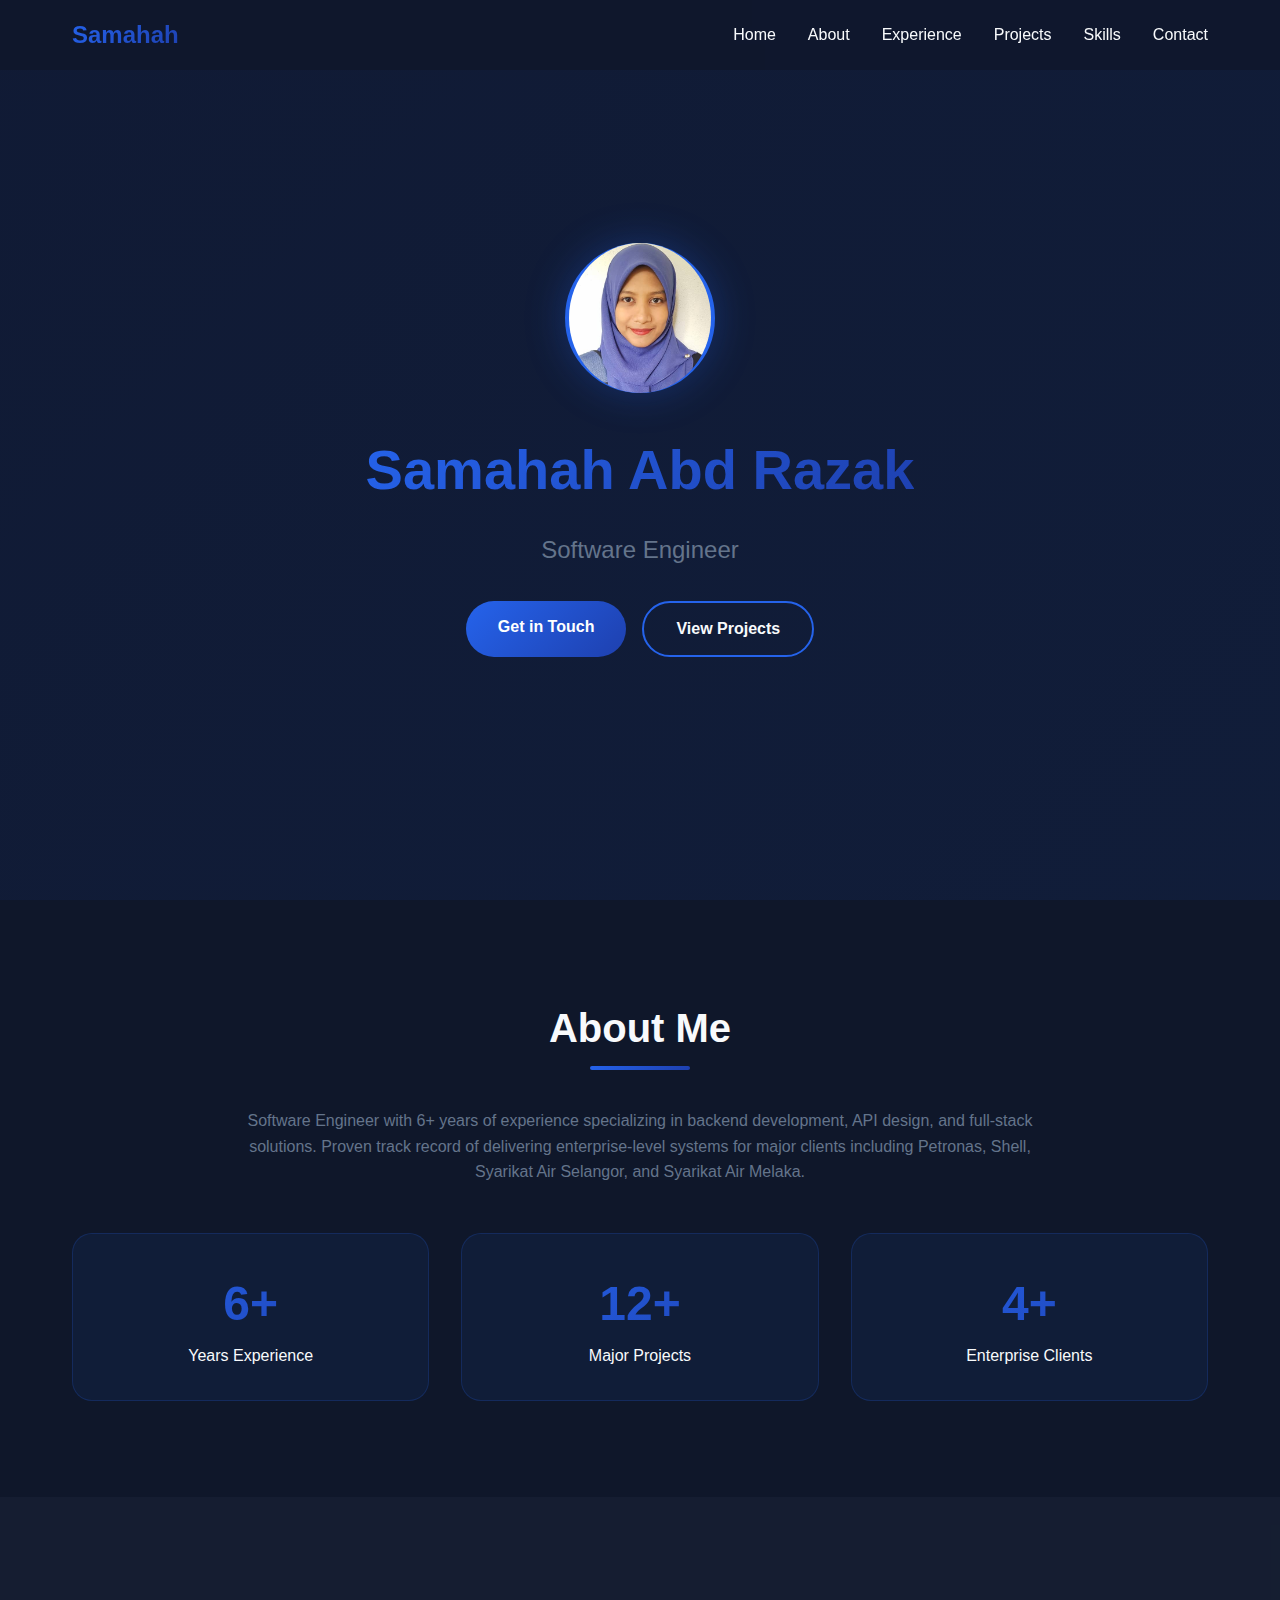
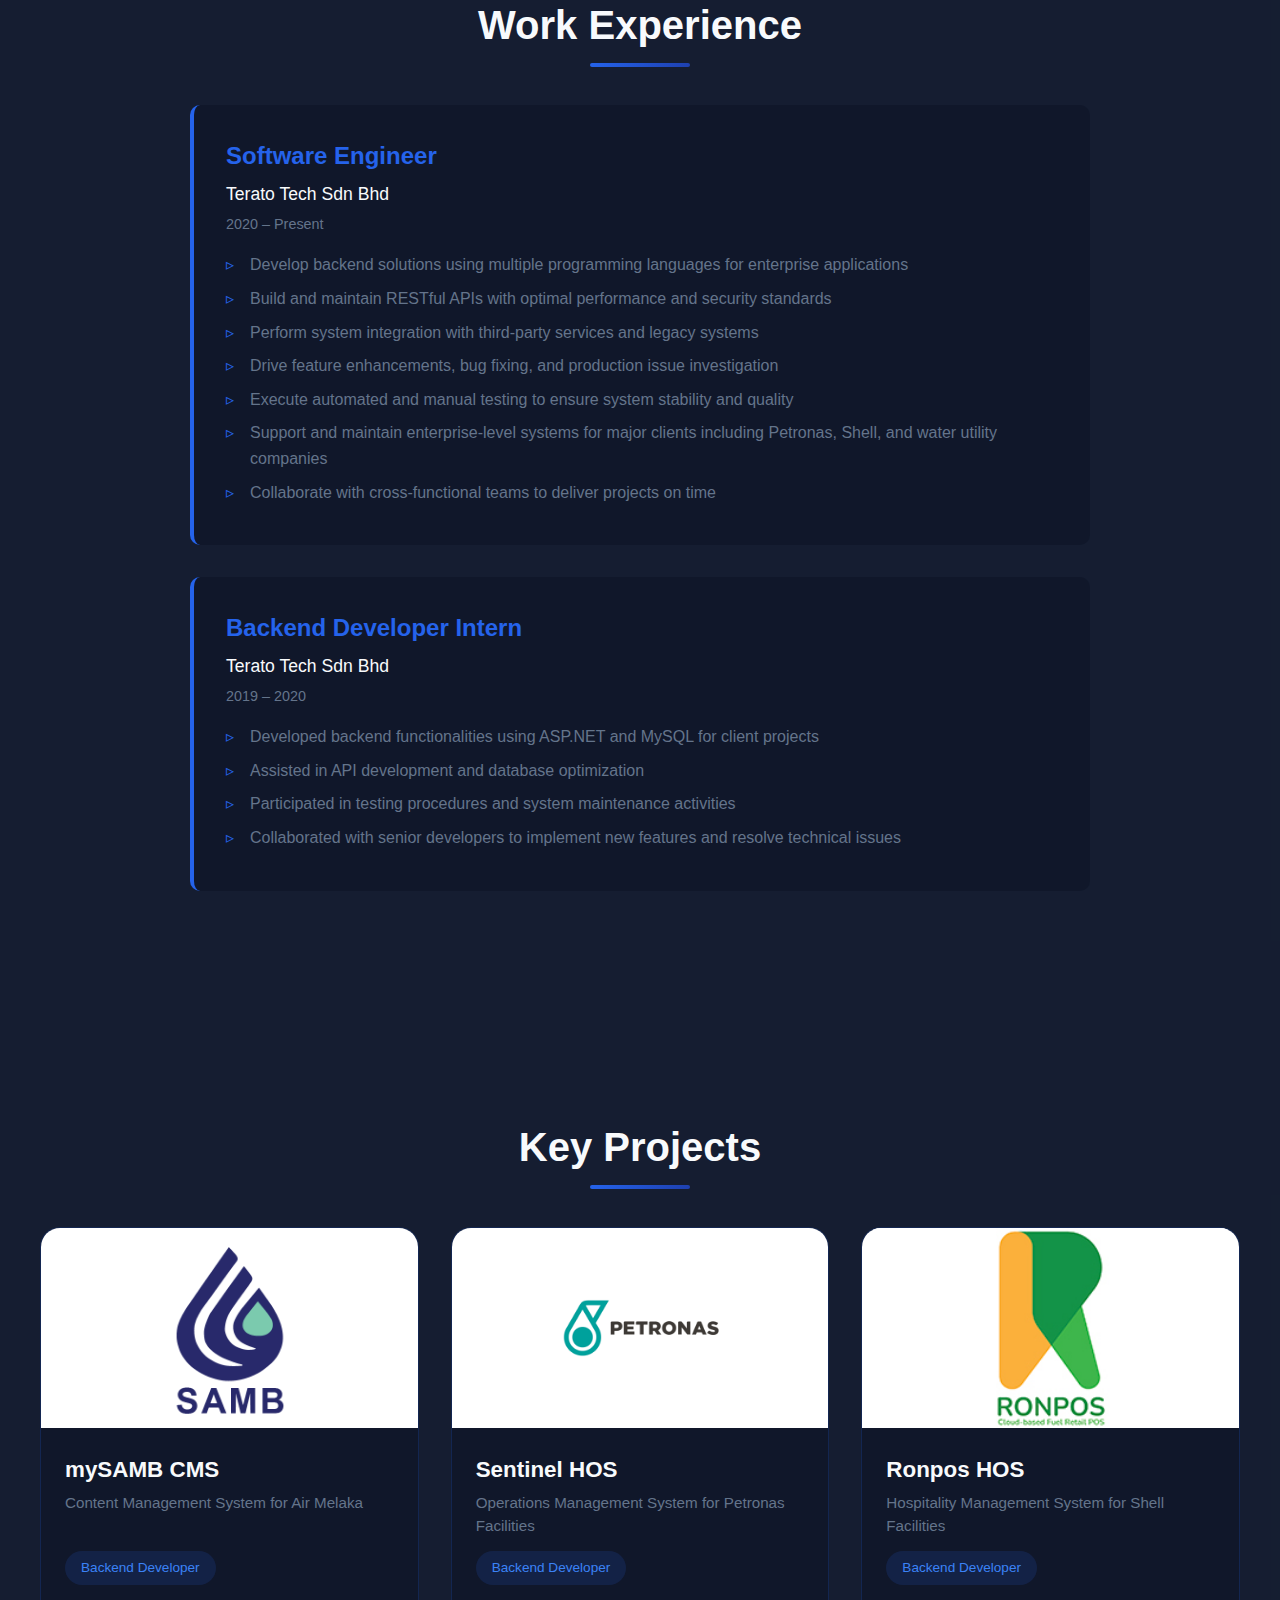
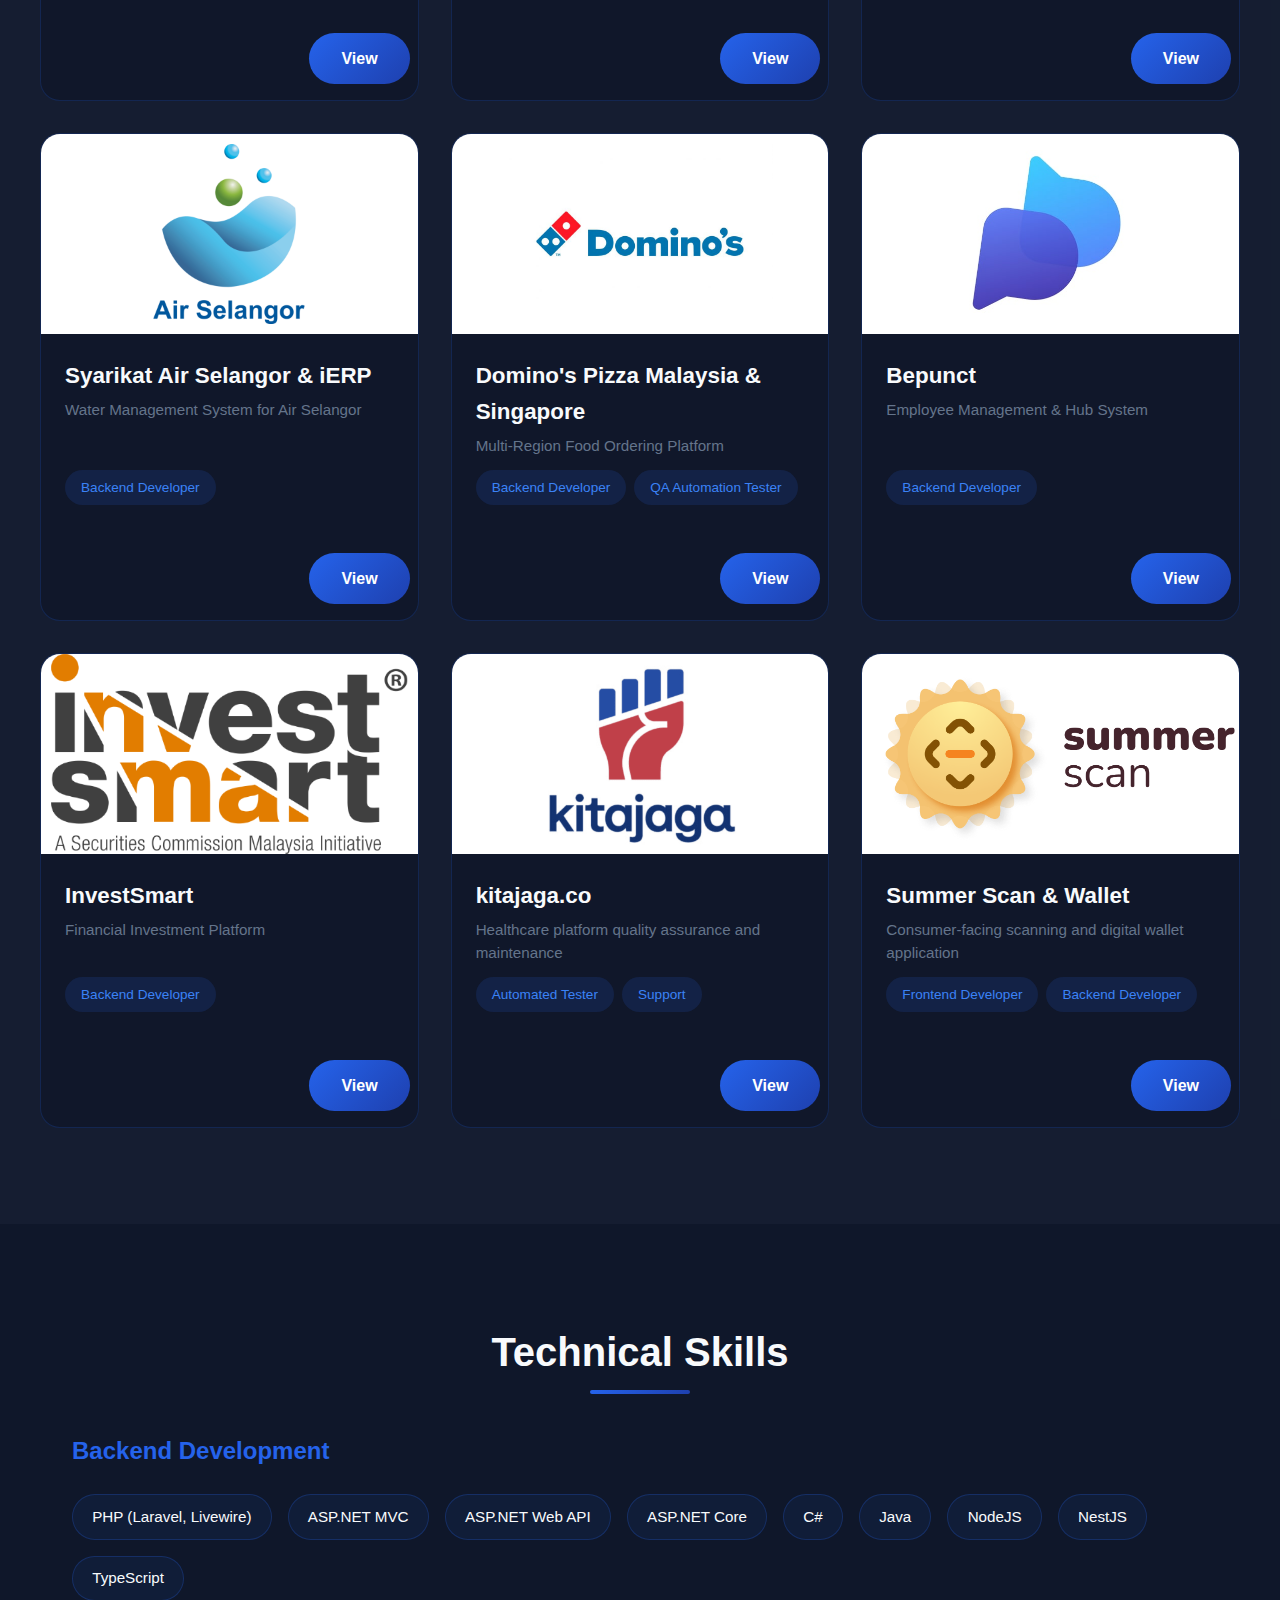
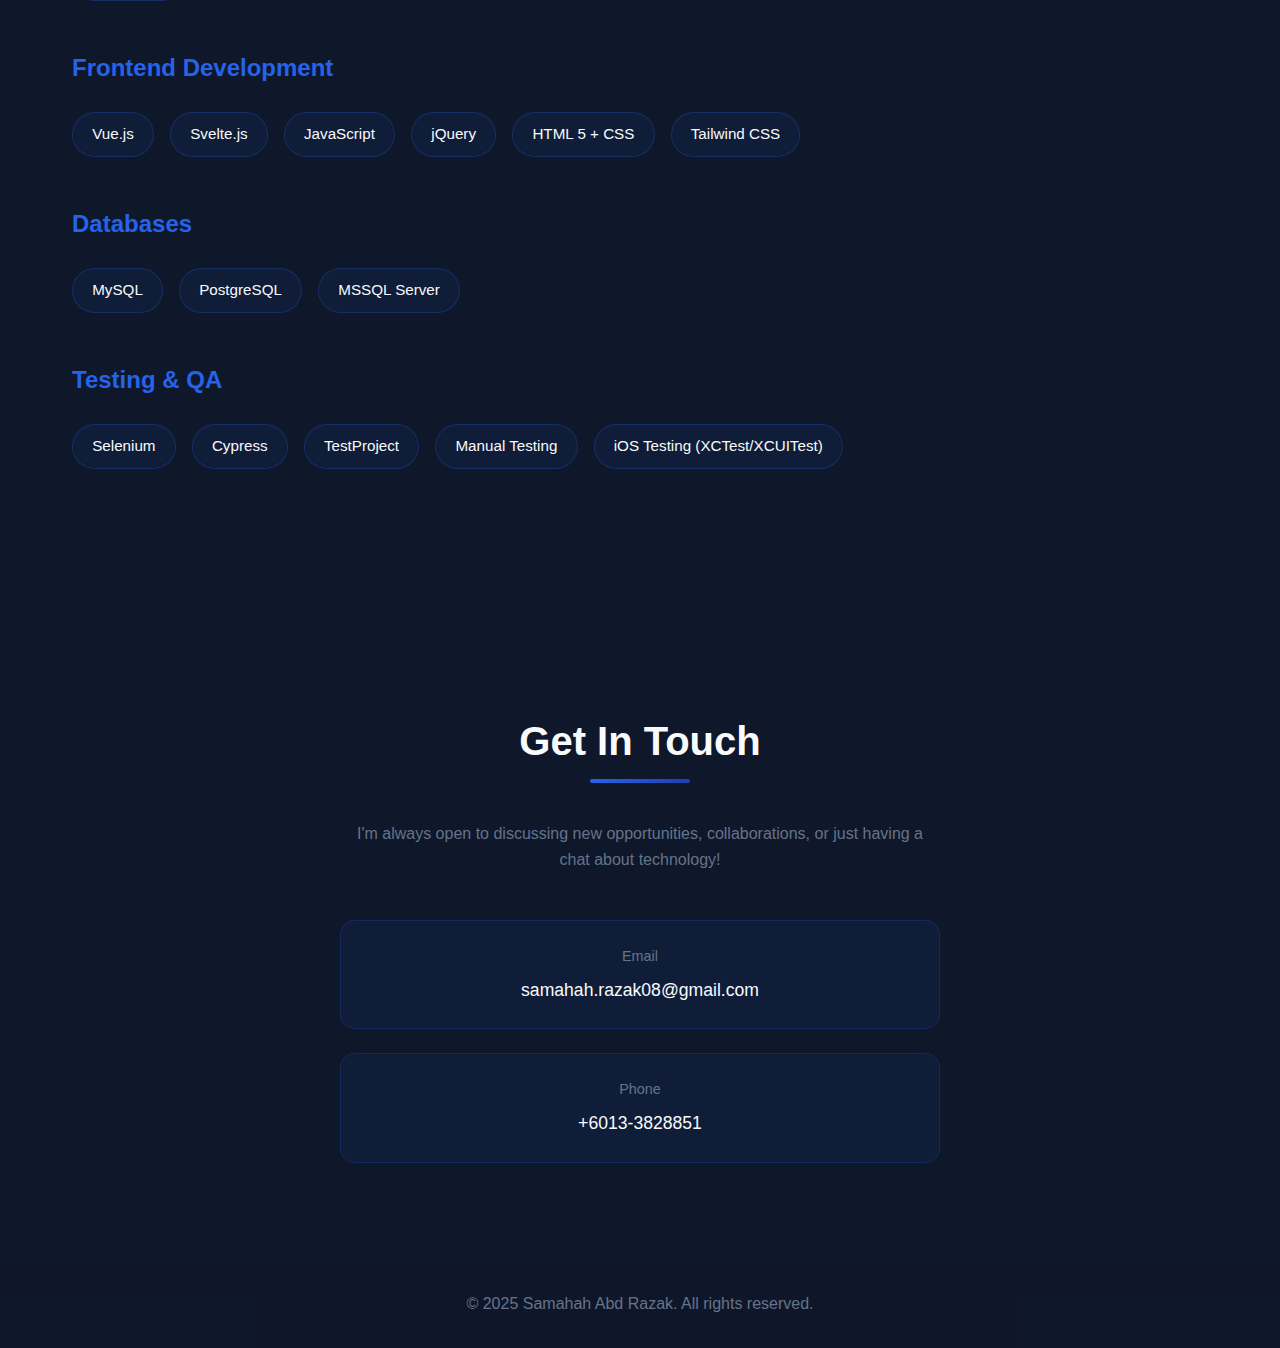
<file: index.html>
<!DOCTYPE html>
<html lang="en">
<head>
    <meta charset="UTF-8">
    <meta name="viewport" content="width=device-width, initial-scale=1.0">
    <title>Samahah Abd Razak - Software Engineer Portfolio</title>
    <link rel="stylesheet" href="style.css">
</head>
<body>
    <!-- Navigation -->
    <nav id="navbar">
        <div class="nav-container">
            <div class="logo">Samahah</div>
            <ul class="nav-links">
                <li><a href="#home">Home</a></li>
                <li><a href="#about">About</a></li>
                <li><a href="#experience">Experience</a></li>
                <li><a href="#projects">Projects</a></li>
                <li><a href="#skills">Skills</a></li>
                <li><a href="#contact">Contact</a></li>
            </ul>
        </div>
    </nav>

    <!-- Hero Section -->
    <section id="home" class="hero">
        <div class="hero-bg"></div>
        <div class="hero-content" id="hero-content"></div>
    </section>

    <!-- About Section -->
    <section id="about" class="about">
        <h2 class="section-title">About Me</h2>
        <p id="about-description" style="text-align: center; max-width: 800px; margin: 0 auto; color: var(--gray);"></p>
        <div class="about-content" id="about-stats"></div>
    </section>

    <!-- Experience Section -->
    <section id="experience" class="experience">
        <div class="experience-container" id="experience-container">
            <h2 class="section-title">Work Experience</h2>
        </div>
    </section>

    <!-- Projects Section -->
    <section id="projects" class="projects">
        <div class="projects-container">
            <h2 class="section-title">Key Projects</h2>
            <div class="projects-grid" id="projects-grid">
                <!-- Project cards will be injected here via JavaScript -->
            </div>
        </div>
    </section>

    <!-- Skills Section -->
    <section id="skills" class="skills">
        <h2 class="section-title">Technical Skills</h2>
        <div id="skills-container"></div>
    </section>

    <!-- Contact Section -->
    <section id="contact" class="contact">
        <div class="contact-container" id="contact-container">
            <h2 class="section-title">Get In Touch</h2>
            <p id="contact-description" style="color: var(--gray); margin-bottom: 2rem;"></p>
            <div class="contact-info" id="contact-info"></div>
        </div>
    </section>

    <!-- Footer -->
    <footer>
        <p>&copy; 2025 Samahah Abd Razak. All rights reserved.</p>
    </footer>

    <script src="data.js"></script>
    <script src="script.js"></script>
</body>
</html>
</file>
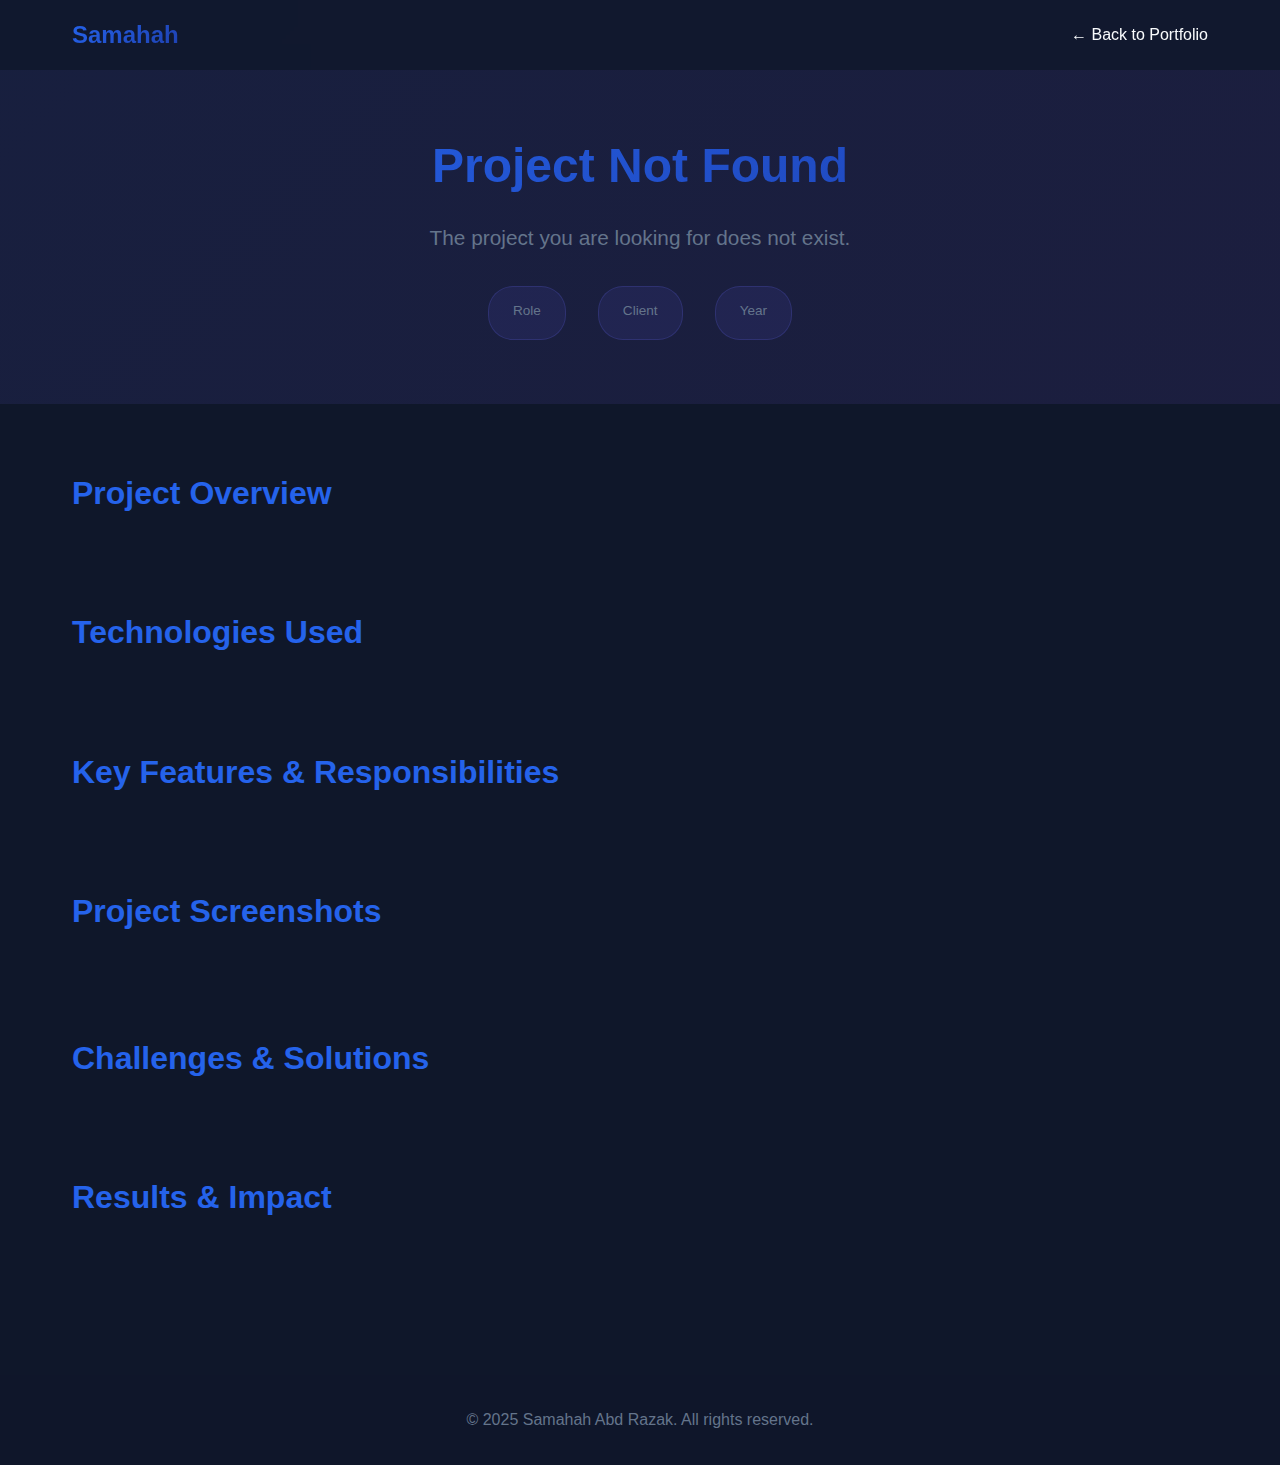
<file: project-details.html>
<!DOCTYPE html>
<html lang="en">
<head>
    <meta charset="UTF-8">
    <meta name="viewport" content="width=device-width, initial-scale=1.0">
    <title>Project Details - Samahah Abd Razak</title>
    <link rel="stylesheet" href="style.css">
    <style>
        /* Additional styles for project details page */
        .project-header {
            padding: 8rem 2rem 4rem;
            text-align: center;
            background: linear-gradient(135deg, rgba(99, 102, 241, 0.1), rgba(139, 92, 246, 0.1));
        }

        .project-title-main {
            font-size: 3rem;
            margin-bottom: 1rem;
            background: linear-gradient(135deg, var(--primary), var(--secondary));
            -webkit-background-clip: text;
            -webkit-text-fill-color: transparent;
        }

        .project-subtitle {
            font-size: 1.3rem;
            color: var(--gray);
            margin-bottom: 2rem;
        }

        .project-meta {
            display: flex;
            gap: 2rem;
            justify-content: center;
            flex-wrap: wrap;
        }

        .meta-item {
            background: rgba(99, 102, 241, 0.1);
            border: 1px solid rgba(99, 102, 241, 0.2);
            padding: 0.8rem 1.5rem;
            border-radius: 25px;
        }

        .meta-label {
            color: var(--gray);
            font-size: 0.85rem;
            margin-bottom: 0.3rem;
        }

        .meta-value {
            color: var(--light);
            font-weight: 600;
        }

        .project-content {
            max-width: 1200px;
            margin: 0 auto;
            padding: 4rem 2rem;
        }

        .section {
            margin-bottom: 4rem;
        }

        .section-title-small {
            font-size: 2rem;
            margin-bottom: 1.5rem;
            color: var(--primary);
        }

        .section-text {
            color: var(--gray);
            font-size: 1.1rem;
            line-height: 1.8;
            margin-bottom: 1rem;
        }

        .image-gallery {
            display: grid;
            grid-template-columns: repeat(2, 1fr);
            gap: 2rem;
            margin-top: 2rem;
        }
        
        @media (max-width: 768px) {
            .image-gallery {
                grid-template-columns: 1fr;
            }
        }

        .gallery-item {
            background: rgba(15, 23, 42, 0.8);
            border: 1px solid rgba(99, 102, 241, 0.2);
            border-radius: 15px;
            overflow: hidden;
            transition: all 0.3s;
        }

        .gallery-item:hover {
            transform: translateY(-10px);
            box-shadow: 0 20px 40px rgba(99, 102, 241, 0.3);
        }

        .gallery-image {
            width: 100%;
            height: 300px;
            background: linear-gradient(135deg, var(--primary), var(--secondary));
            display: flex;
            align-items: center;
            justify-content: center;
            font-size: 4rem;
            color: white;
        }

        .gallery-image img {
            width: 100%;
            height: 100%;
            object-fit: cover;
        }

        .gallery-caption {
            padding: 1rem;
            color: var(--gray);
            text-align: center;
        }

        .tech-stack {
            display: flex;
            flex-wrap: wrap;
            gap: 1rem;
            margin-top: 1rem;
        }

        .tech-tag-detail {
            background: rgba(99, 102, 241, 0.1);
            border: 1px solid rgba(99, 102, 241, 0.3);
            padding: 0.6rem 1.2rem;
            border-radius: 25px;
            font-size: 0.95rem;
            transition: all 0.3s;
        }

        .tech-tag-detail:hover {
            background: rgba(99, 102, 241, 0.2);
            transform: translateY(-2px);
        }

        .features-list {
            list-style: none;
            margin-top: 1rem;
        }

        .features-list li {
            color: var(--gray);
            margin-bottom: 1rem;
            padding-left: 2rem;
            position: relative;
            font-size: 1.1rem;
        }

        .features-list li::before {
            content: '✓';
            position: absolute;
            left: 0;
            color: var(--primary);
            font-weight: bold;
            font-size: 1.3rem;
        }

        .back-btn {
            color: var(--light);
            text-decoration: none;
            transition: color 0.3s;
            font-weight: 500;
            display: flex;
            align-items: center;
            gap: 0.5rem;
        }

        .back-btn:hover {
            color: var(--primary);
        }

        @media (max-width: 768px) {
            .project-title-main { font-size: 2rem; }
            .project-subtitle { font-size: 1.1rem; }
            .section-title-small { font-size: 1.5rem; }
        }
    </style>
</head>
<body>
    <!-- Navigation -->
    <nav id="navbar">
        <div class="nav-container">
            <div class="logo">Samahah</div>
            <a href="index.html" class="back-btn">← Back to Portfolio</a>
        </div>
    </nav>

    <!-- Project Header -->
    <div class="project-header">
        <h1 class="project-title-main" id="projectTitle">Loading...</h1>
        <p class="project-subtitle" id="projectSubtitle"></p>
        <div class="project-meta">
            <div class="meta-item">
                <div class="meta-label">Role</div>
                <div class="meta-value" id="projectRole"></div>
            </div>
            <div class="meta-item">
                <div class="meta-label">Client</div>
                <div class="meta-value" id="projectClient"></div>
            </div>
            <div class="meta-item">
                <div class="meta-label">Year</div>
                <div class="meta-value" id="projectYear"></div>
            </div>
        </div>
    </div>

    <!-- Project Content -->
    <div class="project-content">
        <!-- Overview Section -->
        <div class="section">
            <h2 class="section-title-small">Project Overview</h2>
            <div id="projectOverview"></div>
        </div>

        <!-- Technologies Section -->
        <div class="section">
            <h2 class="section-title-small">Technologies Used</h2>
            <div class="tech-stack" id="projectTech"></div>
        </div>

        <!-- Key Features Section -->
        <div class="section">
            <h2 class="section-title-small">Key Features & Responsibilities</h2>
            <ul class="features-list" id="projectFeatures"></ul>
        </div>

        <!-- Screenshots/Images Section -->
        <div class="section" id="screenshotsSection">
            <h2 class="section-title-small">Project Screenshots</h2>
            <div class="image-gallery" id="projectImages"></div>
        </div>

        <!-- Challenges & Solutions Section -->
        <div class="section" id="challengesSection">
            <h2 class="section-title-small">Challenges & Solutions</h2>
            <div id="projectChallenges"></div>
        </div>

        <!-- Results/Impact Section -->
        <div class="section" id="resultsSection">
            <h2 class="section-title-small">Results & Impact</h2>
            <div id="projectResults"></div>
        </div>
    </div>

    <!-- Footer -->
    <footer>
        <p>&copy; 2025 Samahah Abd Razak. All rights reserved.</p>
    </footer>

    <script src="script.js"></script>
    <script src="data.js"></script>
    <script>
        // Get project ID from URL parameter
        const urlParams = new URLSearchParams(window.location.search);
        const projectId = urlParams.get('project');

        // Load project data
        if (projectId && projectsData[projectId]) {
            const project = projectsData[projectId];
            
            // Update page title
            document.title = `${project.title} - Samahah Abd Razak`;
            
            // Update header
            document.getElementById('projectTitle').textContent = project.title;
            document.getElementById('projectSubtitle').textContent = project.subtitle;
            document.getElementById('projectRole').textContent = project.role;
            document.getElementById('projectClient').textContent = project.client;
            document.getElementById('projectYear').textContent = project.year;
            
            // Update overview
            const overviewDiv = document.getElementById('projectOverview');
            project.overview.forEach(paragraph => {
                const p = document.createElement('p');
                p.className = 'section-text';
                p.textContent = paragraph;
                overviewDiv.appendChild(p);
            });
            
            // Update technologies
            const techDiv = document.getElementById('projectTech');
            project.technologies.forEach(tech => {
                const span = document.createElement('span');
                span.className = 'tech-tag-detail';
                span.textContent = tech;
                techDiv.appendChild(span);
            });
            
            // Update features
            const featuresList = document.getElementById('projectFeatures');
            project.features.forEach(feature => {
                const li = document.createElement('li');
                li.textContent = feature;
                featuresList.appendChild(li);
            });
            
            // Update images
            if (project.images) {
                const imagesDiv = document.getElementById('projectImages');
                project.images.forEach(image => {
                    const div = document.createElement('div');
                    div.className = 'gallery-item';
                    div.innerHTML = `
                        <div class="gallery-image">
                            ${image.src ? `<img src="${image.src}" alt="${image.caption}">` : image.placeholder}
                        </div>
                        <div class="gallery-caption">${image.caption}</div>
                    `;
                    imagesDiv.appendChild(div);
                });
            } else {
                document.getElementById('screenshotsSection').style.display = 'none';
            }
            
            // Update challenges (if available)
            if (project.challenges) {
                const challengesDiv = document.getElementById('projectChallenges');
                project.challenges.forEach(item => {
                    const p1 = document.createElement('p');
                    p1.className = 'section-text';
                    p1.innerHTML = `<strong>Challenge:</strong> ${item.challenge}`;
                    challengesDiv.appendChild(p1);
                    
                    const p2 = document.createElement('p');
                    p2.className = 'section-text';
                    p2.innerHTML = `<strong>Solution:</strong> ${item.solution}`;
                    challengesDiv.appendChild(p2);
                });
            } else {
                document.getElementById('challengesSection').style.display = 'none';
            }
            
            // Update results (if available)
            if (project.results) {
                const resultsDiv = document.getElementById('projectResults');
                project.results.forEach(paragraph => {
                    const p = document.createElement('p');
                    p.className = 'section-text';
                    p.textContent = paragraph;
                    resultsDiv.appendChild(p);
                });
            } else {
                document.getElementById('resultsSection').style.display = 'none';
            }
            
        } else {
            // Project not found, redirect to home
            document.getElementById('projectTitle').textContent = 'Project Not Found';
            document.getElementById('projectSubtitle').textContent = 'The project you are looking for does not exist.';
            setTimeout(() => {
                window.location.href = 'index.html';
            }, 3000);
        }
    </script>
</body>
</html>
</file>
<file: style.css>
* {
    margin: 0;
    padding: 0;
    box-sizing: border-box;
}

:root {
    --primary: #2563eb;
    --secondary: #1e40af;
    --accent: #3b82f6;
    --dark: #0f172a;
    --dark-secondary: #1e293b;
    --light: #f8fafc;
    --gray: #64748b;
    --gray-light: #94a3b8;
}

body {
    font-family: -apple-system, BlinkMacSystemFont, 'Segoe UI', Roboto, Oxygen, Ubuntu, Cantarell, sans-serif;
    background: var(--dark);
    color: var(--light);
    line-height: 1.6;
    overflow-x: hidden;
}

/* Navbar */
nav {
    position: fixed;
    top: 0;
    width: 100%;
    background: rgba(15, 23, 42, 0.8);
    backdrop-filter: blur(10px);
    padding: 1rem 0;
    z-index: 1000;
    transition: all 0.3s;
}

nav.scrolled {
    background: rgba(15, 23, 42, 0.95);
    box-shadow: 0 4px 20px rgba(0, 0, 0, 0.3);
}

.nav-container {
    max-width: 1200px;
    margin: 0 auto;
    padding: 0 2rem;
    display: flex;
    justify-content: space-between;
    align-items: center;
}

.logo {
    font-size: 1.5rem;
    font-weight: bold;
    background: linear-gradient(135deg, var(--primary), var(--secondary));
    -webkit-background-clip: text;
    -webkit-text-fill-color: transparent;
}

.nav-links {
    display: flex;
    gap: 2rem;
    list-style: none;
}

.nav-links a {
    color: var(--light);
    text-decoration: none;
    transition: color 0.3s;
    font-weight: 500;
}

.nav-links a:hover {
    color: var(--primary);
}

/* Hero Section */
.hero {
    min-height: 100vh;
    display: flex;
    align-items: center;
    justify-content: center;
    position: relative;
    overflow: hidden;
}

.hero-bg {
    position: absolute;
    width: 100%;
    height: 100%;
    background: linear-gradient(135deg, #1e40af 0%, #2563eb 100%);
    opacity: 0.08;
}

.hero-content {
    text-align: center;
    z-index: 1;
    padding: 2rem;
    animation: fadeInUp 1s ease;
}

.hero-image {
    width: 150px;
    height: 150px;
    border-radius: 50%;
    margin: 0 auto 2rem;
    border: 4px solid var(--primary);
    box-shadow: 0 0 40px rgba(37, 99, 235, 0.3);
    animation: float 3s ease-in-out infinite;
    background: linear-gradient(135deg, var(--primary), var(--accent));
    display: flex;
    align-items: center;
    justify-content: center;
    font-size: 3rem;
}

.hero-image img {
    width: 150px;
    height: 150px;
    object-fit: cover;
    border-radius: 50%;
}

.hero h1 {
    font-size: 3.5rem;
    margin-bottom: 1rem;
    background: linear-gradient(135deg, var(--primary), var(--secondary));
    -webkit-background-clip: text;
    -webkit-text-fill-color: transparent;
}

.hero p {
    font-size: 1.5rem;
    color: var(--gray);
    margin-bottom: 2rem;
}

.cta-buttons {
    display: flex;
    gap: 1rem;
    justify-content: center;
    flex-wrap: wrap;
}

.btn {
    padding: 0.8rem 2rem;
    border: none;
    border-radius: 50px;
    font-size: 1rem;
    cursor: pointer;
    transition: all 0.3s;
    text-decoration: none;
    display: inline-block;
    font-weight: 600;
}

.btn-primary {
    background: linear-gradient(135deg, var(--primary), var(--secondary));
    color: white;
}

.btn-primary:hover {
    transform: translateY(-2px);
    box-shadow: 0 10px 30px rgba(37, 99, 235, 0.4);
}

.btn-outline {
    background: transparent;
    color: var(--light);
    border: 2px solid var(--primary);
}

.btn-outline:hover {
    background: var(--primary);
    transform: translateY(-2px);
}

/* About Section */
.about {
    padding: 6rem 2rem;
    max-width: 1200px;
    margin: 0 auto;
}

.section-title {
    text-align: center;
    font-size: 2.5rem;
    margin-bottom: 3rem;
    position: relative;
}

.section-title::after {
    content: '';
    position: absolute;
    bottom: -10px;
    left: 50%;
    transform: translateX(-50%);
    width: 100px;
    height: 4px;
    background: linear-gradient(135deg, var(--primary), var(--secondary));
    border-radius: 2px;
}

.about-content {
    display: grid;
    grid-template-columns: repeat(auto-fit, minmax(300px, 1fr));
    gap: 2rem;
    margin-top: 3rem;
}

.stat-card {
    background: rgba(37, 99, 235, 0.08);
    border: 1px solid rgba(37, 99, 235, 0.2);
    border-radius: 20px;
    padding: 2rem;
    text-align: center;
    transition: all 0.3s;
}

.stat-card:hover {
    transform: translateY(-10px);
    box-shadow: 0 20px 40px rgba(37, 99, 235, 0.15);
}

.stat-number {
    font-size: 3rem;
    font-weight: bold;
    background: linear-gradient(135deg, var(--primary), var(--secondary));
    -webkit-background-clip: text;
    -webkit-text-fill-color: transparent;
}

/* Projects Section */
.projects {
    padding: 6rem 2rem;
    background: rgba(30, 41, 59, 0.4);
}

.projects-container {
    max-width: 1200px;
    margin: 0 auto;
}

.projects-grid {
    display: grid;
    grid-template-columns: repeat(auto-fit, minmax(300px, 1fr));
    gap: 2rem;
    margin-top: 3rem;
}

.project-card {
    background: rgba(15, 23, 42, 0.9);
    border-radius: 20px;
    overflow: hidden;
    transition: all 0.3s;
    border: 1px solid rgba(37, 99, 235, 0.2);
    display: flex;
    flex-direction: column;
}

.project-card:hover {
    transform: translateY(-10px);
    box-shadow: 0 20px 40px rgba(37, 99, 235, 0.25);
    border-color: rgba(37, 99, 235, 0.4);
}

.project-image {
    width: 100%;
    height: 200px;
    background: white;
    display: flex;
    align-items: center;
    justify-content: center;
    font-size: 3rem;
    overflow: hidden;
}

.project-image img {
    width: 100%;
    height: 100%;
    object-fit: contain;
}

.project-content {
    padding: 1.5rem;
    display: flex;
    flex-direction: column;
    flex: 1;
}

.project-title {
    font-size: 1.4rem;
    margin-bottom: 0.3rem;
    font-weight: 600;
}

.project-desc {
    color: var(--gray);
    margin-bottom: 0.8rem;
    font-size: 0.95rem;
    line-height: 1.5;
    flex-grow: 1;
}

.project-footer {
    margin-top: auto;
    padding-top: 1rem;
    padding-bottom: 1rem;
    padding-right: 0.5rem;
    display: flex;
    justify-content: flex-end;
    align-items: center;
    gap: 1rem;
}

.project-role {
    display: inline-block;
    background: rgba(37, 99, 235, 0.15);
    color: var(--accent);
    padding: 0.4rem 1rem;
    border-radius: 20px;
    font-size: 0.85rem;
    width: fit-content;
    font-weight: 500;
}

.project-roles {
    display: flex;
    flex-wrap: wrap;
    gap: 0.5rem;
    margin-bottom: 0.5rem;
}

.project-content .btn {
    white-space: nowrap;
}

/* Skills Section */
.skills {
    padding: 6rem 2rem;
    max-width: 1200px;
    margin: 0 auto;
}

.skills-category {
    margin-bottom: 3rem;
}

.category-title {
    font-size: 1.5rem;
    margin-bottom: 1.5rem;
    color: var(--primary);
}

.skills-list {
    display: flex;
    flex-wrap: wrap;
    gap: 1rem;
}

.skill-tag {
    background: rgba(37, 99, 235, 0.08);
    border: 1px solid rgba(37, 99, 235, 0.25);
    padding: 0.6rem 1.2rem;
    border-radius: 25px;
    transition: all 0.3s;
    font-size: 0.95rem;
}

.skill-tag:hover {
    background: rgba(37, 99, 235, 0.15);
    transform: translateY(-2px);
    border-color: rgba(37, 99, 235, 0.4);
}

/* Experience Section */
.experience {
    padding: 6rem 2rem;
    background: rgba(30, 41, 59, 0.4);
}

.experience-container {
    max-width: 900px;
    margin: 0 auto;
}

.experience-item {
    background: rgba(15, 23, 42, 0.9);
    border-left: 4px solid var(--primary);
    padding: 2rem;
    margin-bottom: 2rem;
    border-radius: 10px;
    transition: all 0.3s;
}

.experience-item:hover {
    transform: translateX(10px);
    box-shadow: 0 10px 30px rgba(37, 99, 235, 0.2);
}

.experience-header {
    margin-bottom: 1rem;
}

.job-title {
    font-size: 1.5rem;
    color: var(--primary);
    margin-bottom: 0.3rem;
}

.company-name {
    font-size: 1.1rem;
    color: var(--light);
    margin-bottom: 0.3rem;
}

.job-period {
    color: var(--gray);
    font-size: 0.9rem;
}

.job-responsibilities {
    list-style: none;
    margin-top: 1rem;
}

.job-responsibilities li {
    color: var(--gray);
    margin-bottom: 0.5rem;
    padding-left: 1.5rem;
    position: relative;
}

.job-responsibilities li::before {
    content: '▹';
    position: absolute;
    left: 0;
    color: var(--primary);
}

/* Contact Section */
.contact {
    padding: 6rem 2rem;
}

.contact-container {
    max-width: 600px;
    margin: 0 auto;
    text-align: center;
}

.contact-info {
    margin-top: 3rem;
    display: flex;
    flex-direction: column;
    gap: 1.5rem;
}

.contact-item {
    background: rgba(37, 99, 235, 0.08);
    border: 1px solid rgba(37, 99, 235, 0.2);
    padding: 1.5rem;
    border-radius: 15px;
    transition: all 0.3s;
}

.contact-item:hover {
    transform: translateY(-5px);
    box-shadow: 0 10px 30px rgba(37, 99, 235, 0.2);
}

.contact-item a {
    color: var(--light);
    text-decoration: none;
    font-size: 1.1rem;
}

.contact-label {
    color: var(--gray);
    font-size: 0.9rem;
    margin-bottom: 0.5rem;
}

/* Footer */
footer {
    text-align: center;
    padding: 2rem;
    background: rgba(15, 23, 42, 0.8);
    color: var(--gray);
}

/* Animations */
@keyframes fadeInUp {
    from {
        opacity: 0;
        transform: translateY(30px);
    }
    to {
        opacity: 1;
        transform: translateY(0);
    }
}

@keyframes float {
    0%, 100% { transform: translateY(0); }
    50% { transform: translateY(-20px); }
}

/* Responsive */
@media (max-width: 768px) {
    .hero h1 { font-size: 2.5rem; }
    .hero p { font-size: 1.2rem; }
    .nav-links { display: none; }
    .section-title { font-size: 2rem; }
}
</file>
